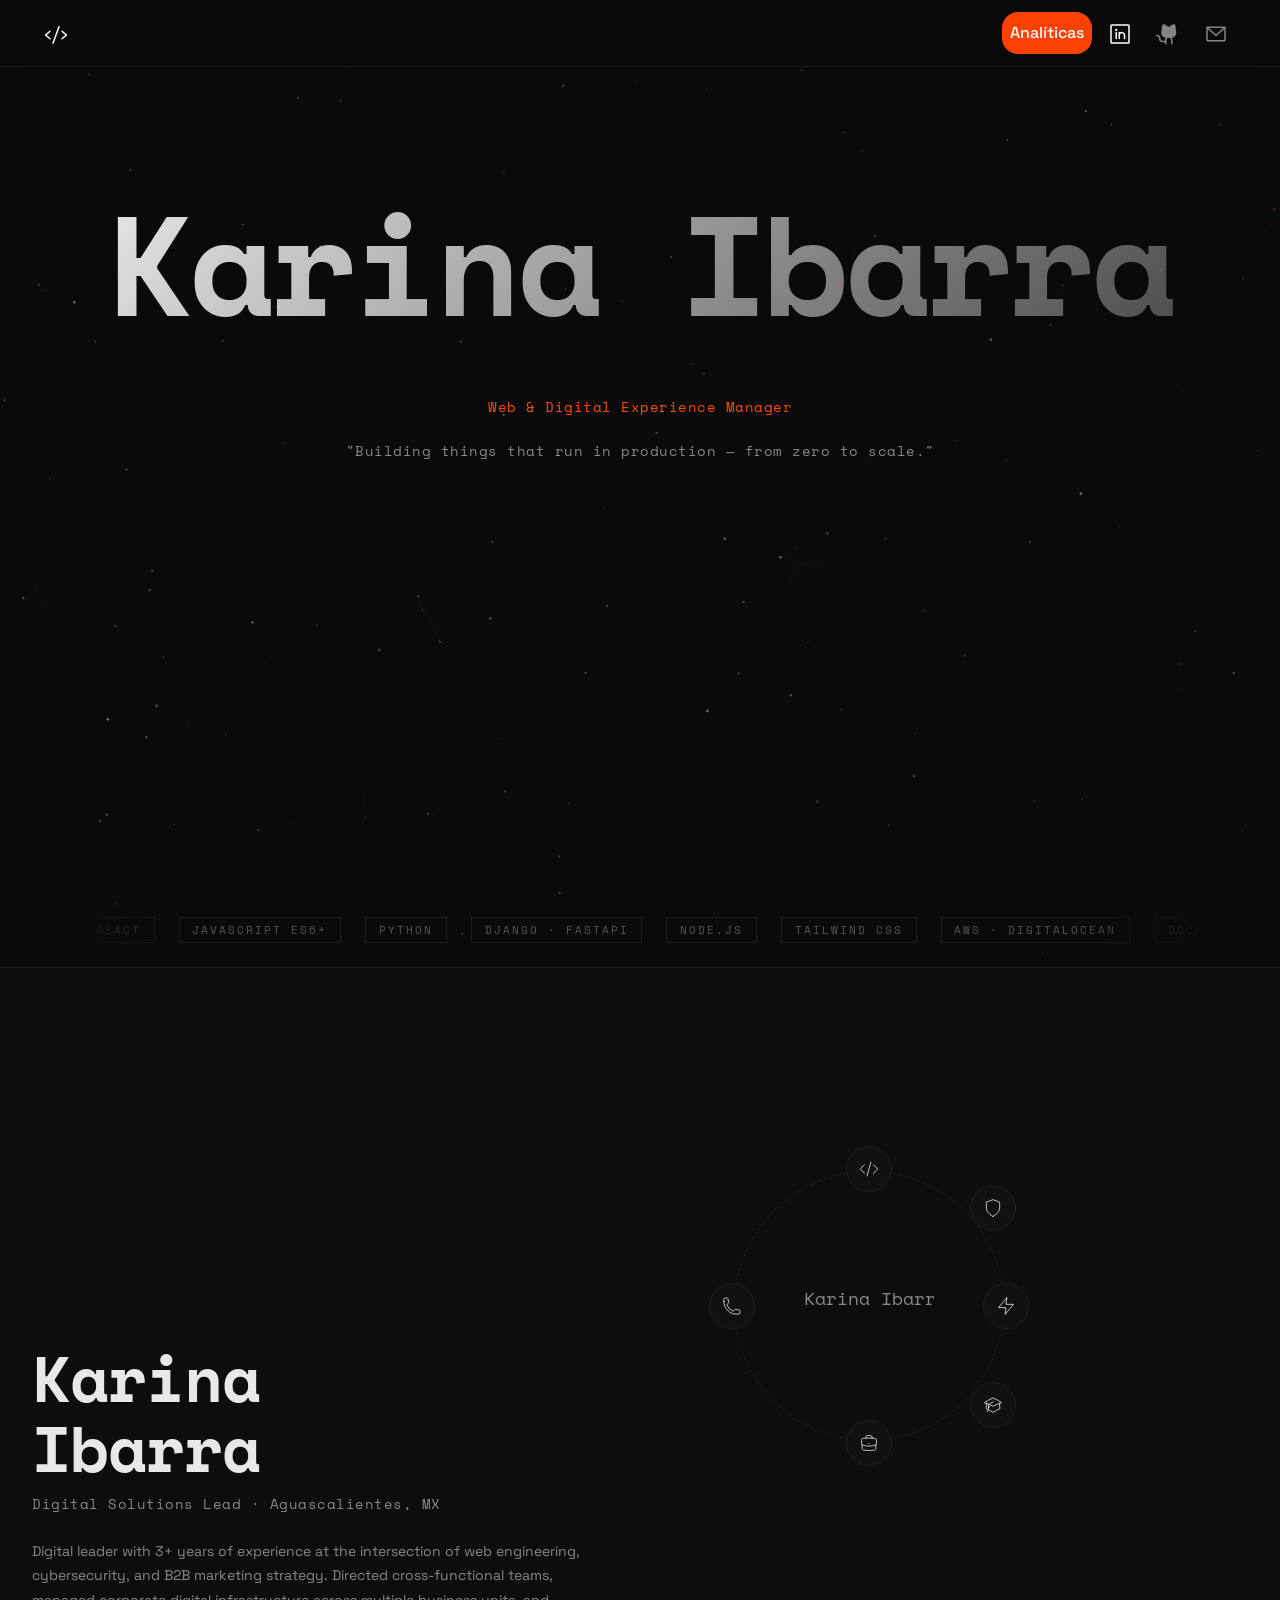
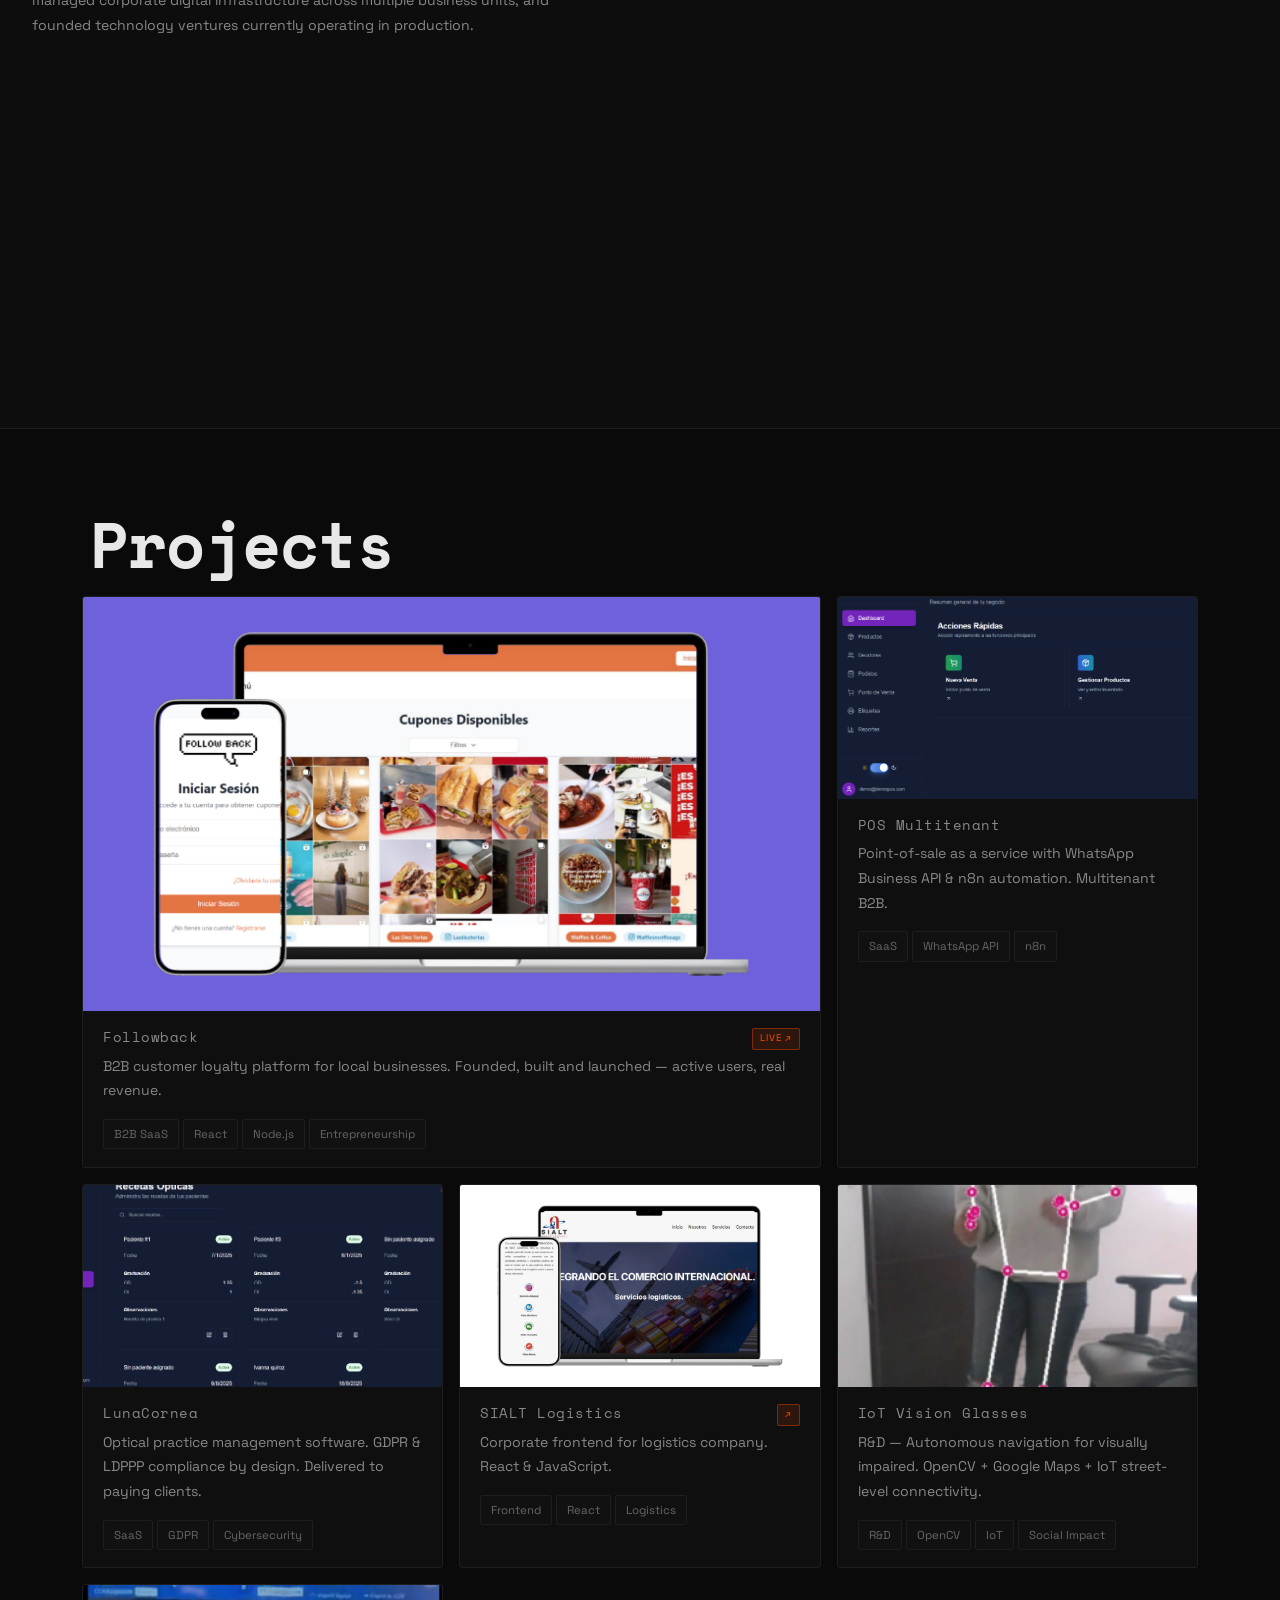
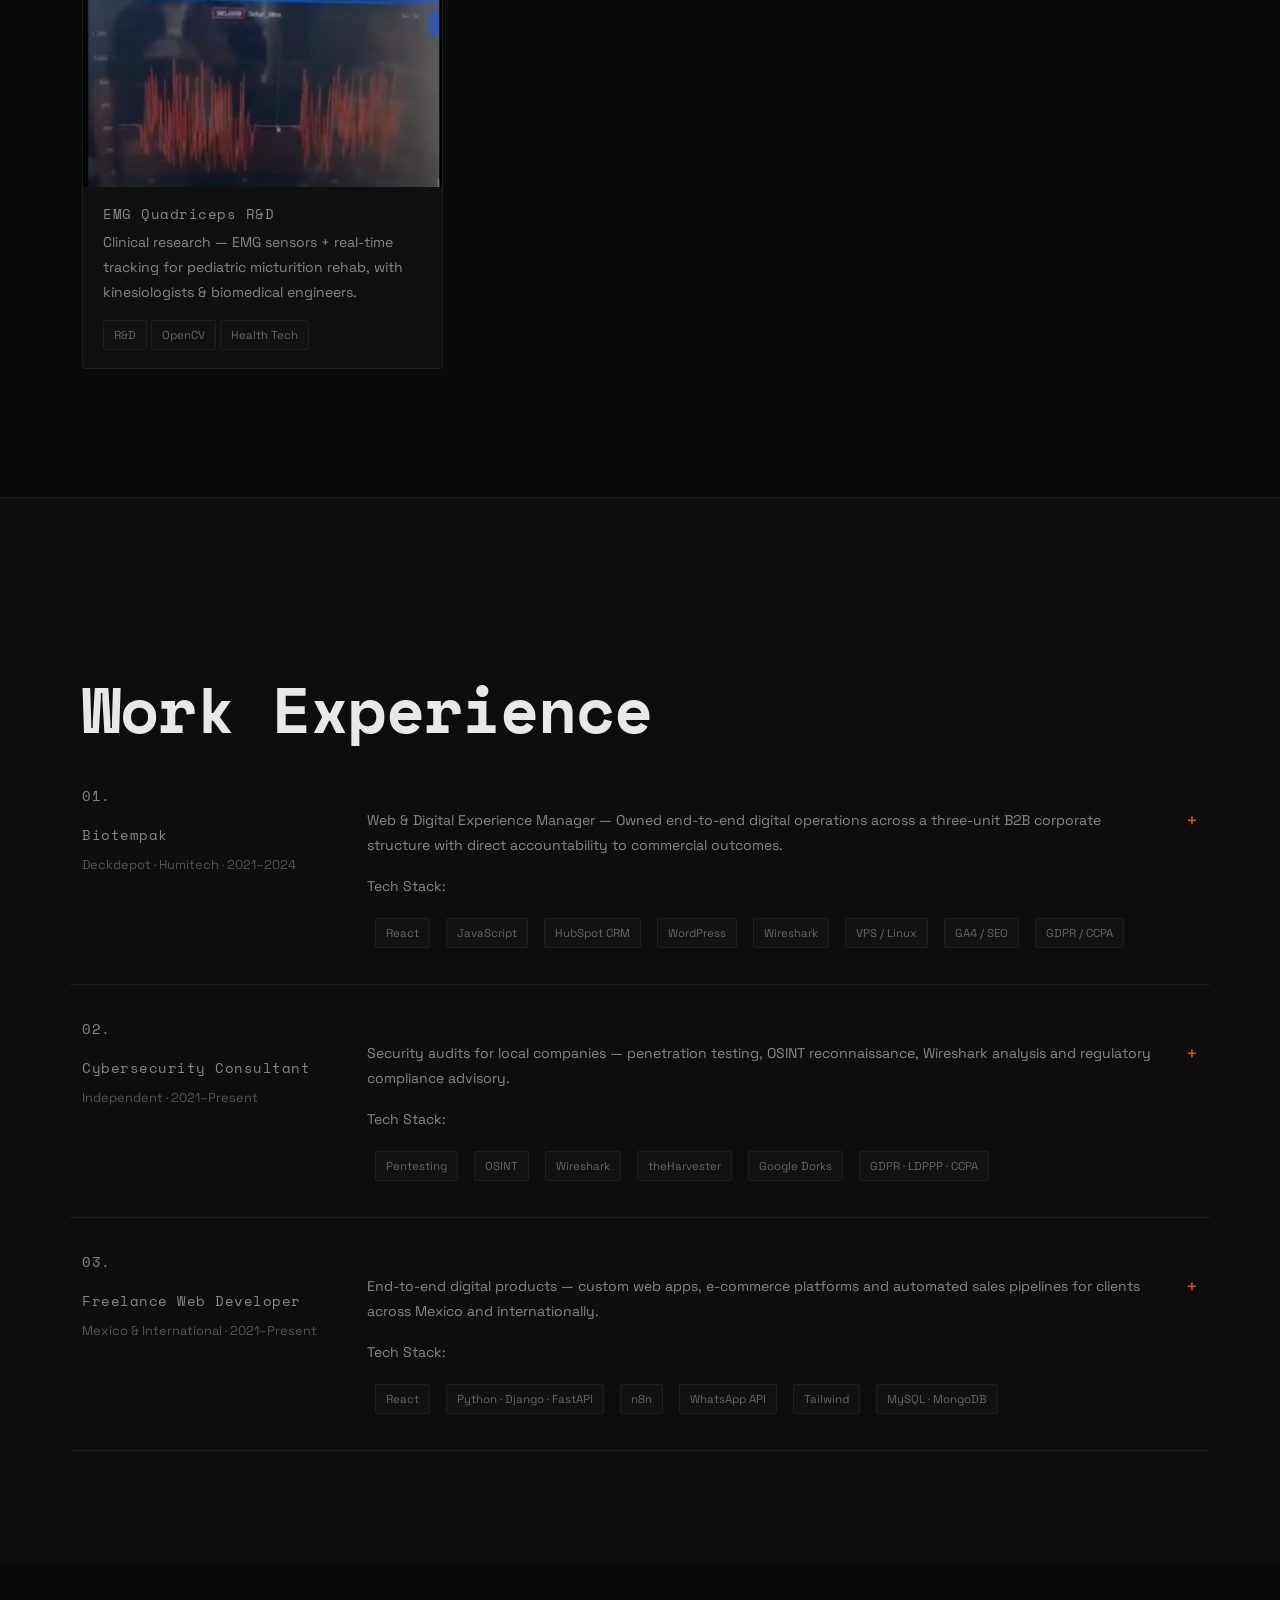
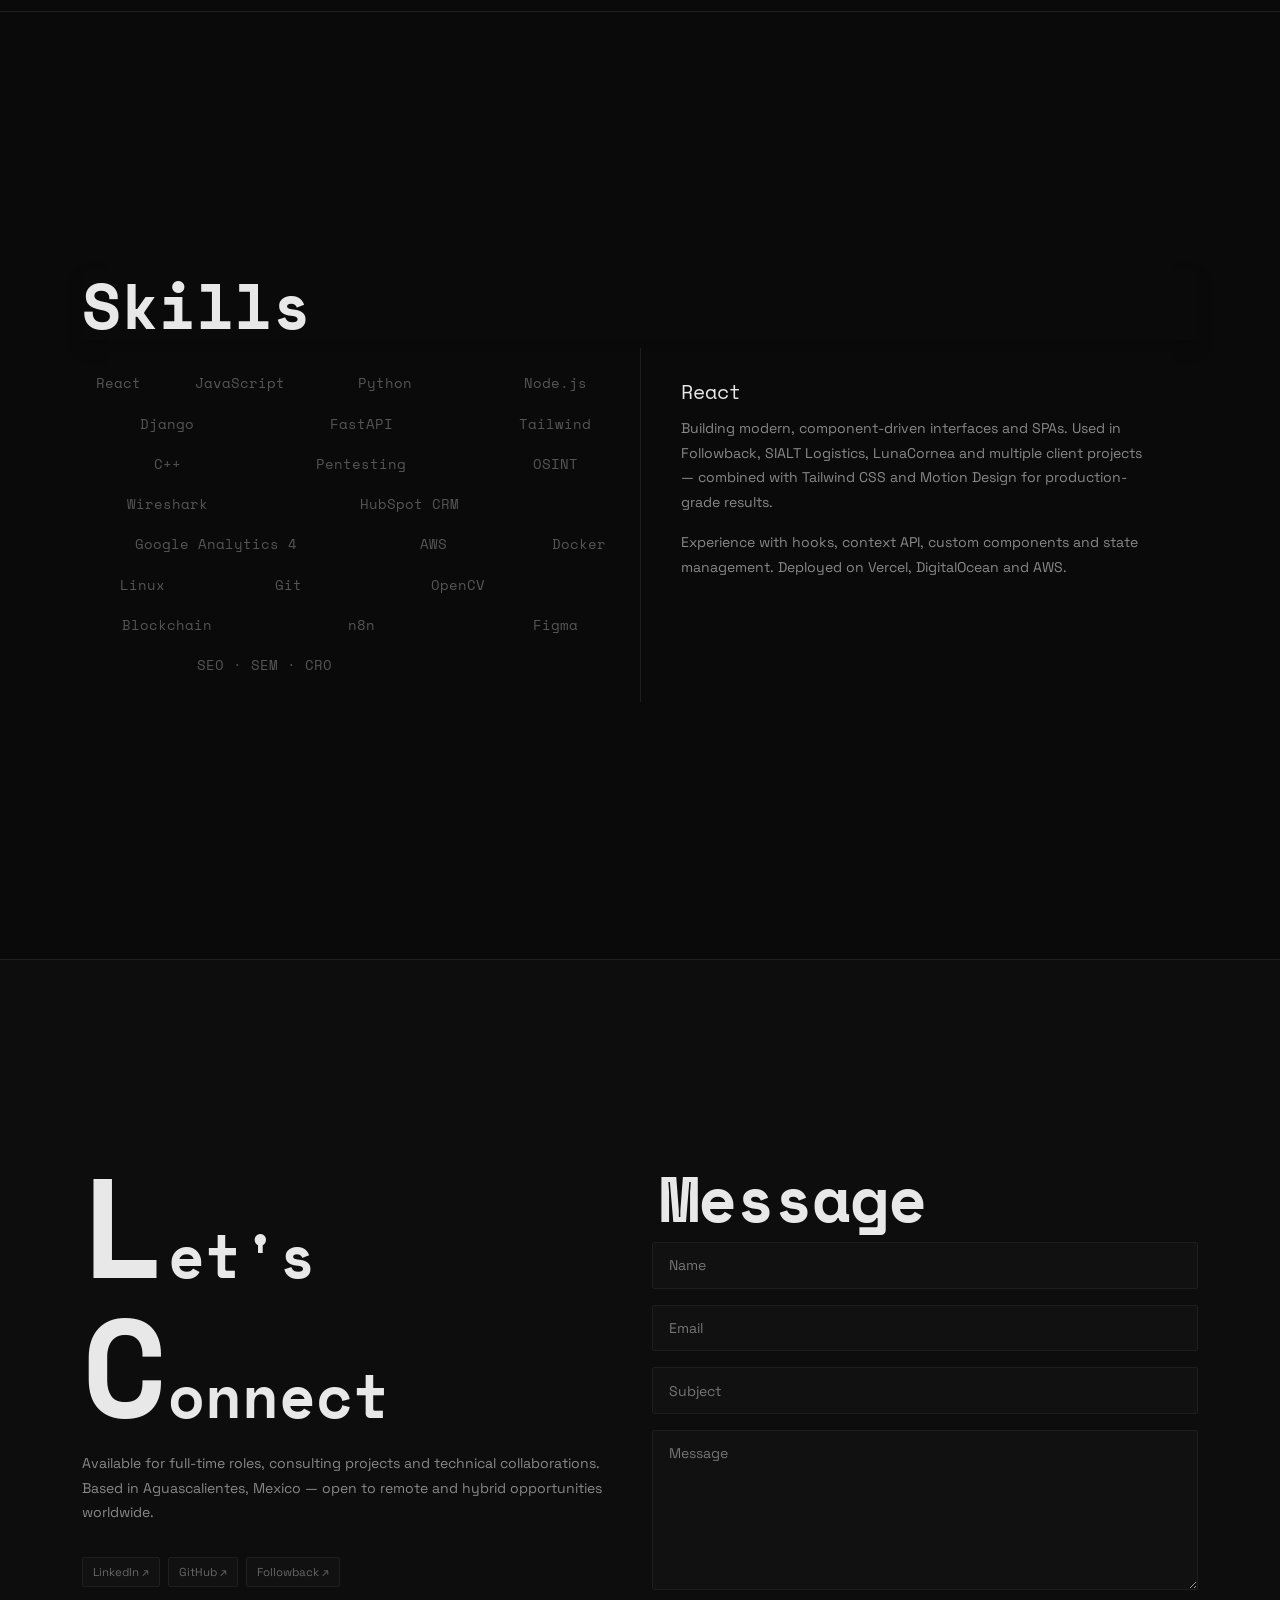
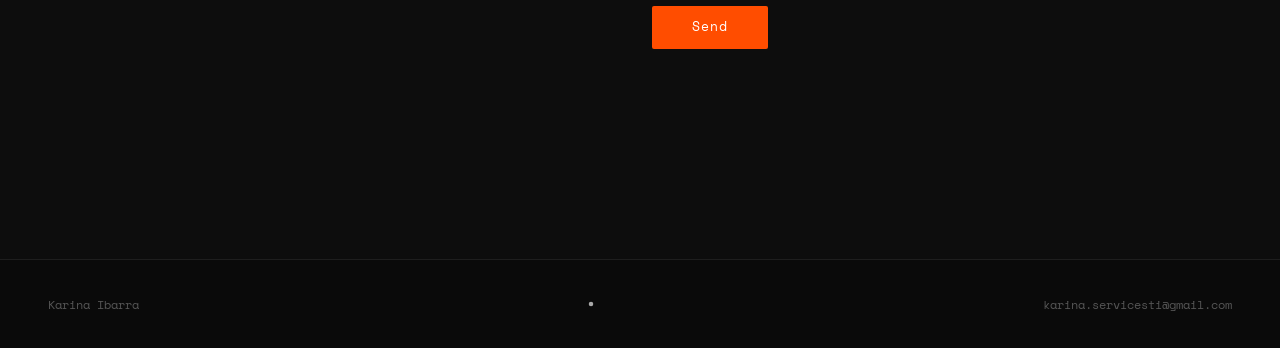
<file: index.html>
<!DOCTYPE html>
<html lang="en">
<head>
<meta charset="UTF-8">
<meta name="viewport" content="width=device-width, initial-scale=1.0">
<title>Karina Ibarra Morales</title>
<link href="https://cdn.jsdelivr.net/npm/bootstrap@5.3.3/dist/css/bootstrap.min.css" rel="stylesheet"
  integrity="sha384-QWTKZyjpPEjISv5WaRU9OFeRpok6YctnYmDr5pNlyT2bRjXh0JMhjY6hW+ALEwIH" crossorigin="anonymous">
<link rel="stylesheet" href="styles.css">
</head>
<body>

<!-- NAV -->
<section class="navsection sticky-top">
  <nav class="navbar navbar-expand-lg navbar-dark bg-blur">
    <div class="container-fluid">
      <a class="navbar-brand fw-bold" href="#">
        <svg xmlns="http://www.w3.org/2000/svg" width="24" height="24" fill="#FFFFFF" viewBox="0 0 256 256">
          <path d="M69.12,94.15,28.5,128l40.62,33.85a8,8,0,1,1-10.24,12.29l-48-40a8,8,0,0,1,0-12.29l48-40a8,8,0,0,1,10.24,12.3Zm176,27.7-48-40a8,8,0,1,0-10.24,12.3L227.5,128l-40.62,33.85a8,8,0,1,0,10.24,12.29l48-40a8,8,0,0,0,0-12.29ZM162.73,32.48a8,8,0,0,0-10.25,4.79l-64,176a8,8,0,0,0,4.79,10.26A8.14,8.14,0,0,0,96,224a8,8,0,0,0,7.52-5.27l64-176A8,8,0,0,0,162.73,32.48Z"/>
        </svg>
      </a>
      <ul class="navbar-nav d-flex flex-row justify-content-center mb-lg-0">
        <li class="nav-item ml-1">
          <a class="nav-link active me-2" href="kimo_dashboard.html" style="background: #FA4101; color: #fff; border-radius: 16px; padding: 6px 16px; font-weight: 500;">
            Analíticas
          </a>
        </li>
        <li class="nav-item ml-1">
          <a class="nav-link active me-2" href="https://linkedin.com/in/karina-ibarra-m" target="_blank" aria-label="LinkedIn">
            <svg xmlns="http://www.w3.org/2000/svg" width="24" height="24" fill="#FFFFFF" viewBox="0 0 256 256">
              <path d="M216,24H40A16,16,0,0,0,24,40V216a16,16,0,0,0,16,16H216a16,16,0,0,0,16-16V40A16,16,0,0,0,216,24Zm0,192H40V40H216V216ZM96,112v64a8,8,0,0,1-16,0V112a8,8,0,0,1,16,0Zm88,28v36a8,8,0,0,1-16,0V140a20,20,0,0,0-40,0v36a8,8,0,0,1-16,0V112a8,8,0,0,1,15.79-1.78A36,36,0,0,1,184,140ZM100,84A12,12,0,1,1,88,72,12,12,0,0,1,100,84Z"/>
            </svg>
          </a>
        </li>
        <li class="nav-item ml-1">
          <a class="nav-link me-2" href="https://github.com/KaraIbr" target="_blank" aria-label="GitHub">
            <svg xmlns="http://www.w3.org/2000/svg" width="24" height="24" fill="#FFFFFF" viewBox="0 0 256 256">
              <path d="M208.31,75.68A59.78,59.78,0,0,0,202.93,28,8,8,0,0,0,196,24a59.75,59.75,0,0,0-48,24H124A59.75,59.75,0,0,0,76,24a8,8,0,0,0-6.93,4,59.78,59.78,0,0,0-5.38,47.68A58.14,58.14,0,0,0,56,104v8a56.06,56.06,0,0,0,48.44,55.47A39.8,39.8,0,0,0,96,192v8H72a24,24,0,0,1-24-24A40,40,0,0,0,8,136a8,8,0,0,0,0,16,24,24,0,0,1,24,24,40,40,0,0,0,40,40H96v16a8,8,0,0,0,16,0V192a24,24,0,0,1,48,0v40a8,8,0,0,0,16,0V192a39.8,39.8,0,0,0-8.44-24.53A56.06,56.06,0,0,0,216,112v-8A58.14,58.14,0,0,0,208.31,75.68Z"/>
            </svg>
          </a>
        </li>
        <li class="nav-item ml-1">
          <a class="nav-link" href="mailto:karina.servicesti@gmail.com" aria-label="Email">
            <svg xmlns="http://www.w3.org/2000/svg" width="24" height="24" fill="#FFFFFF" viewBox="0 0 256 256">
              <path d="M224,48H32a8,8,0,0,0-8,8V192a16,16,0,0,0,16,16H216a16,16,0,0,0,16-16V56A8,8,0,0,0,224,48ZM203.43,64,128,133.15,52.57,64ZM216,192H40V74.19l82.59,75.71a8,8,0,0,0,10.82,0L216,74.19V192Z"/>
            </svg>
          </a>
        </li>
      </ul>
    </div>
  </nav>
</section>

<!-- HERO -->
<section class="heroSection d-flex flex-column full-vh">
  <canvas id="dustCanvas" style="z-index:0;"></canvas>
  <div class="full-vh d-flex flex-column">
    <h1 class="text-center herotitle">Karina Ibarra</h1>
    <h2 class="mt-5 text-center subtitleFont p-2 neutralFonts">Web & Digital Experience Manager</h2>
    <p class="text-center subtitleFont p-2">"Building things that run in production — from zero to scale."</p>
    <div class="marquee-container mt-auto container mb-lg-2 mb-5">
      <div class="marque-gradiant"></div>
      <div class="marquee-content">
        <span class="marqueeText">React</span>
        <span class="marqueeText">JavaScript ES6+</span>
        <span class="marqueeText">Python</span>
        <span class="marqueeText">Django · FastAPI</span>
        <span class="marqueeText">Node.js</span>
        <span class="marqueeText">Tailwind CSS</span>
        <span class="marqueeText">AWS · DigitalOcean</span>
        <span class="marqueeText">Docker</span>
        <span class="marqueeText">Pentesting</span>
        <span class="marqueeText">OSINT · Wireshark</span>
        <span class="marqueeText">HubSpot CRM</span>
        <span class="marqueeText">Google Analytics 4</span>
        <span class="marqueeText">Blockchain · Web3</span>
        <span class="marqueeText">OpenCV · AI</span>
        <span class="marqueeText">n8n · WhatsApp API</span>
        <span class="marqueeText">Git · Linux · VPS</span>
        <span class="marqueeText">React</span>
        <span class="marqueeText">JavaScript ES6+</span>
        <span class="marqueeText">Python</span>
        <span class="marqueeText">Django · FastAPI</span>
        <span class="marqueeText">Node.js</span>
        <span class="marqueeText">Tailwind CSS</span>
        <span class="marqueeText">AWS · DigitalOcean</span>
        <span class="marqueeText">Docker</span>
        <span class="marqueeText">Pentesting</span>
        <span class="marqueeText">OSINT · Wireshark</span>
        <span class="marqueeText">HubSpot CRM</span>
        <span class="marqueeText">Google Analytics 4</span>
        <span class="marqueeText">Blockchain · Web3</span>
        <span class="marqueeText">OpenCV · AI</span>
        <span class="marqueeText">n8n · WhatsApp API</span>
        <span class="marqueeText">Git · Linux · VPS</span>
      </div>
    </div>
  </div>
</section>

<!-- ABOUT -->
<section class="summary-details flex-col-wise w-100 full-vh">
  <section class="container full-vh row">
    <div class="displaycontentdiv col-lg-6 col-12 d-flex flex-column justify-content-center">
      <h1 id="tiitleWord" class="titleFont">Karina <br>Ibarra </h1>
      <p id="subtitleWord" class="subtitleFont">Digital Solutions Lead · Aguascalientes, MX</p>
      <div class="normalFont mt-2">
        <div id="paragraphLines" class="normalFont text-justify">
          Digital leader with 3+ years of experience at the intersection of web engineering, cybersecurity, and B2B marketing strategy. Directed cross-functional teams, managed corporate digital infrastructure across multiple business units, and founded technology ventures currently operating in production.
        </div>
        <div class="mt-3 d-flex flex-wrap gap-2">
        </div>
      </div>
    </div>
    <div class="col-lg-6 col-12 my-0 mt-md-5">
      <section class="container center_Div">
        <div class="circleContainer">
          <div id="center_circle">
            <div id="title">
              <div class="typewriter">
                <p id="heading" class="headingFont">Karina Ibarra</p>
              </div>
            </div>
            <div class="circle">
              <svg xmlns="http://www.w3.org/2000/svg" fill="none" viewBox="0 0 24 24" stroke-width="1.0" stroke="#e1e1e1" class="size-6"><path stroke-linecap="round" stroke-linejoin="round" d="M17.25 6.75 22.5 12l-5.25 5.25m-10.5 0L1.5 12l5.25-5.25m7.5-3-4.5 16.5"/></svg>
            </div>
            <div class="circle">
              <svg xmlns="http://www.w3.org/2000/svg" fill="none" viewBox="0 0 24 24" stroke-width="1.0" stroke="#e1e1e1" class="size-6"><path stroke-linecap="round" stroke-linejoin="round" d="M12 22s8-4 8-10V5l-8-3-8 3v7c0 6 8 10 8 10z"/></svg>
            </div>
            <div class="circle">
              <svg xmlns="http://www.w3.org/2000/svg" fill="none" viewBox="0 0 24 24" stroke-width="1.0" stroke="#e1e1e1" class="size-6"><path stroke-linecap="round" stroke-linejoin="round" d="M13 2L3 14h9l-1 8 10-12h-9l1-8z"/></svg>
            </div>
            <div class="circle">
              <svg xmlns="http://www.w3.org/2000/svg" fill="none" viewBox="0 0 24 24" stroke-width="1.0" stroke="#e1e1e1" class="size-6"><path stroke-linecap="round" stroke-linejoin="round" d="M4.26 10.147a60.438 60.438 0 0 0-.491 6.347A48.62 48.62 0 0 1 12 20.904a48.62 48.62 0 0 1 8.232-4.41 60.46 60.46 0 0 0-.491-6.347m-15.482 0a50.636 50.636 0 0 0-2.658-.813A59.906 59.906 0 0 1 12 3.493a59.903 59.903 0 0 1 10.399 5.84c-.896.248-1.783.52-2.658.814m-15.482 0A50.717 50.717 0 0 1 12 13.489a50.702 50.702 0 0 1 7.74-3.342M6.75 15a.75.75 0 1 0 0-1.5.75.75 0 0 0 0 1.5Zm0 0v-3.675A55.378 55.378 0 0 1 12 8.443m-7.007 11.55A5.981 5.981 0 0 0 6.75 15.75v-1.5"/></svg>
            </div>
            <div class="circle">
              <svg xmlns="http://www.w3.org/2000/svg" fill="none" viewBox="0 0 24 24" stroke-width="1.0" stroke="#e1e1e1" class="size-6"><path stroke-linecap="round" stroke-linejoin="round" d="M20.25 14.15v4.25c0 1.094-.787 2.036-1.872 2.18-2.087.277-4.216.42-6.378.42s-4.291-.143-6.378-.42c-1.085-.144-1.872-1.086-1.872-2.18v-4.25m16.5 0a2.18 2.18 0 0 0 .75-1.661V8.706c0-1.081-.768-2.015-1.837-2.175a48.114 48.114 0 0 0-3.413-.387m4.5 8.006c-.194.165-.42.295-.673.38A23.978 23.978 0 0 1 12 15.75c-2.648 0-5.195-.429-7.577-1.22a2.016 2.016 0 0 1-.673-.38m0 0A2.18 2.18 0 0 1 3 12.489V8.706c0-1.081.768-2.015 1.837-2.175a48.111 48.111 0 0 1 3.413-.387m7.5 0V5.25A2.25 2.25 0 0 0 13.5 3h-3a2.25 2.25 0 0 0-2.25 2.25v.894m7.5 0a48.667 48.667 0 0 0-7.5 0M12 12.75h.008v.008H12v-.008Z"/></svg>
            </div>
            <div class="circle">
              <svg xmlns="http://www.w3.org/2000/svg" fill="none" viewBox="0 0 24 24" stroke-width="1.0" stroke="#e1e1e1" class="size-6"><path stroke-linecap="round" stroke-linejoin="round" d="M2.25 6.75c0 8.284 6.716 15 15 15h2.25a2.25 2.25 0 0 0 2.25-2.25v-1.372c0-.516-.351-.966-.852-1.091l-4.423-1.106c-.44-.11-.902.055-1.173.417l-.97 1.293c-.282.376-.769.542-1.21.38a12.035 12.035 0 0 1-7.143-7.143c-.162-.441.004-.928.38-1.21l1.293-.97c.363-.271.527-.734.417-1.173L6.963 3.102a1.125 1.125 0 0 0-1.091-.852H4.5A2.25 2.25 0 0 0 2.25 4.5v2.25Z"/></svg>
            </div>
          </div>
        </div>
      </section>
    </div>
  </section>
</section>

<!-- PROJECTS -->
<section class="projects flex-col-wise full-vh">
  <div class="container flex-col-wise">
    <div class="projectContainer row g-3">
      <div class="col-lg-12 col-12">
        <span class="titleFont mx-2">Projects</span>
      </div>

      <div class="projectItem col-lg-8 col-12">
        <div class="card projectCard" onclick="window.open('https://followback.com.mx','_blank')">
          <div class="proj-img"><img src="images/followback.jpg" alt="Followback"></div>
          <div class="proj-body">
            <div class="d-flex justify-content-between align-items-start mb-1">
              <h3 class="subtitleFont mb-0">Followback</h3>
              <span class="proj-live">Live ↗</span>
            </div>
            <p class="normalFont">B2B customer loyalty platform for local businesses. Founded, built and launched — active users, real revenue.</p>
            <div class="d-flex flex-wrap gap-1 mt-2">
              <span class="bubbleData normalFont">B2B SaaS</span><span class="bubbleData normalFont">React</span><span class="bubbleData normalFont">Node.js</span><span class="bubbleData normalFont">Entrepreneurship</span>
            </div>
          </div>
        </div>
      </div>

      <div class="projectItem col-lg-4 col-6">
        <div class="card projectCard">
          <div class="proj-img"><img src="images/pos-multitenant.png" alt="POS"></div>
          <div class="proj-body">
            <h3 class="subtitleFont">POS Multitenant</h3>
            <p class="normalFont">Point-of-sale as a service with WhatsApp Business API & n8n automation. Multitenant B2B.</p>
            <div class="d-flex flex-wrap gap-1 mt-2">
              <span class="bubbleData normalFont">SaaS</span><span class="bubbleData normalFont">WhatsApp API</span><span class="bubbleData normalFont">n8n</span>
            </div>
          </div>
        </div>
      </div>

      <div class="projectItem col-lg-4 col-6">
        <div class="card projectCard">
          <div class="proj-img"><img src="images/lunacornea.png" alt="LunaCornea"></div>
          <div class="proj-body">
            <h3 class="subtitleFont">LunaCornea</h3>
            <p class="normalFont">Optical practice management software. GDPR & LDPPP compliance by design. Delivered to paying clients.</p>
            <div class="d-flex flex-wrap gap-1 mt-2">
              <span class="bubbleData normalFont">SaaS</span><span class="bubbleData normalFont">GDPR</span><span class="bubbleData normalFont">Cybersecurity</span>
            </div>
          </div>
        </div>
      </div>

      <div class="projectItem col-lg-4 col-6">
        <div class="card projectCard" onclick="window.open('https://sialtlogistics.com','_blank')">
          <div class="proj-img proj-img-placeholder"><img src="images/Sialt.jpg" alt="sialt"></div>
          <div class="proj-body">
            <div class="d-flex justify-content-between align-items-start mb-1">
              <h3 class="subtitleFont mb-0">SIALT Logistics</h3>
              <span class="proj-live">↗</span>
            </div>
            <p class="normalFont">Corporate frontend for logistics company. React & JavaScript.</p>
            <div class="d-flex flex-wrap gap-1 mt-2">
              <span class="bubbleData normalFont">Frontend</span><span class="bubbleData normalFont">React</span><span class="bubbleData normalFont">Logistics</span>
            </div>
          </div>
        </div>
      </div>

      <div class="projectItem col-lg-4 col-6">
        <div class="card projectCard">
          <div class="proj-img"><img src="images/iot-vision.png" alt="IoT Vision Glasses"></div>
          <div class="proj-body">
            <h3 class="subtitleFont">IoT Vision Glasses</h3>
            <p class="normalFont">R&D — Autonomous navigation for visually impaired. OpenCV + Google Maps + IoT street-level connectivity.</p>
            <div class="d-flex flex-wrap gap-1 mt-2">
              <span class="bubbleData normalFont">R&D</span><span class="bubbleData normalFont">OpenCV</span><span class="bubbleData normalFont">IoT</span><span class="bubbleData normalFont">Social Impact</span>
            </div>
          </div>
        </div>
      </div>

      <div class="projectItem col-lg-4 col-6">
        <div class="card projectCard">
          <div class="proj-img"><img src="images/emg-signal.png" alt="EMG Research"></div>
          <div class="proj-body">
            <h3 class="subtitleFont">EMG Quadriceps R&D</h3>
            <p class="normalFont">Clinical research — EMG sensors + real-time tracking for pediatric micturition rehab, with kinesiologists & biomedical engineers.</p>
            <div class="d-flex flex-wrap gap-1 mt-2">
              <span class="bubbleData normalFont">R&D</span><span class="bubbleData normalFont">OpenCV</span><span class="bubbleData normalFont">Health Tech</span>
            </div>
          </div>
        </div>
      </div>

    </div>
  </div>
</section>

<!-- EXPERIENCE -->
<section class="experienceSection flex-col-wise full-vh mt-5">
  <div class="container d-flex flex-column justify-content-center mt-5">
    <h1 class="titleFont text-left mt-5">Work Experience</h1>
    <div class="experience">

      <div class="experienceCard row">
        <div class="col-lg-3 col-12">
          <p class="subtitleFont">01.</p>
          <p class="subtitleFont">Biotempak</p>
          <p class="normalFont exp-company">Deckdepot · Humitech · 2021–2024</p>
        </div>
        <div class="col-lg-9 col-12">
          <p class="collapsible normalFont pt-4">Web & Digital Experience Manager — Owned end-to-end digital operations across a three-unit B2B corporate structure with direct accountability to commercial outcomes.</p>
          <div class="content normalFont">
            <p>Held full accountability for digital operations across a three-unit corporate structure — leading web strategy, security infrastructure, MarTech stack and cross-functional team leadership. Detected and neutralized a live security breach — forensic audit, malware eradication, VPS rebuild and full vulnerability remediation. Re-engineered CRM and ERP at source-code level, automating workflows and compressing the full B2B sales cycle. Deployed audience-segmented web experiences, landing pages and campaign assets driving pipeline growth, lead generation and organic traffic improvement.</p>
          </div>
          <p class="normalFont">Tech Stack:</p>
          <div class="d-flex flex-row flex-wrap">
            <span class="bubbleData normalFont mx-2 my-1">React</span>
            <span class="bubbleData normalFont mx-2 my-1">JavaScript</span>
            <span class="bubbleData normalFont mx-2 my-1">HubSpot CRM</span>
            <span class="bubbleData normalFont mx-2 my-1">WordPress</span>
            <span class="bubbleData normalFont mx-2 my-1">Wireshark</span>
            <span class="bubbleData normalFont mx-2 my-1">VPS / Linux</span>
            <span class="bubbleData normalFont mx-2 my-1">GA4 / SEO</span>
            <span class="bubbleData normalFont mx-2 my-1">GDPR / CCPA</span>
          </div>
        </div>
      </div>

      <div class="experienceCard row mt-4">
        <div class="col-lg-3 col-12">
          <p class="subtitleFont">02.</p>
          <p class="subtitleFont">Cybersecurity Consultant</p>
          <p class="normalFont exp-company">Independent · 2021–Present</p>
        </div>
        <div class="col-lg-9 col-12">
          <p class="collapsible normalFont pt-4">Security audits for local companies — penetration testing, OSINT reconnaissance, Wireshark analysis and regulatory compliance advisory.</p>
          <div class="content normalFont">
            <p>Retained by local companies to assess and harden their digital security posture — bringing enterprise-grade methodology to organizations without dedicated security infrastructure. Executed end-to-end security audits including penetration testing, vulnerability mapping, network traffic analysis via Wireshark, and threat reconnaissance using theHarvester and Google Dorks. Delivered prioritized remediation roadmaps and advised on GDPR, LDPPP and CCPA compliance.</p>
          </div>
          <p class="normalFont">Tech Stack:</p>
          <div class="d-flex flex-row flex-wrap">
            <span class="bubbleData normalFont mx-2 my-1">Pentesting</span>
            <span class="bubbleData normalFont mx-2 my-1">OSINT</span>
            <span class="bubbleData normalFont mx-2 my-1">Wireshark</span>
            <span class="bubbleData normalFont mx-2 my-1">theHarvester</span>
            <span class="bubbleData normalFont mx-2 my-1">Google Dorks</span>
            <span class="bubbleData normalFont mx-2 my-1">GDPR · LDPPP · CCPA</span>
          </div>
        </div>
      </div>

      <div class="experienceCard row mt-4">
        <div class="col-lg-3 col-12">
          <p class="subtitleFont">03.</p>
          <p class="subtitleFont">Freelance Web Developer</p>
          <p class="normalFont exp-company">Mexico & International · 2021–Present</p>
        </div>
        <div class="col-lg-9 col-12">
          <p class="collapsible normalFont pt-4">End-to-end digital products — custom web apps, e-commerce platforms and automated sales pipelines for clients across Mexico and internationally.</p>
          <div class="content normalFont">
            <p>Designed and delivered custom web applications, e-commerce platforms and landing pages for local and international clients. Engineered CRM integrations and automated sales pipelines via n8n and WhatsApp Business API. Developed backend APIs with Django and FastAPI, and modern frontend interfaces with React, Tailwind and Motion Design. Managed full project lifecycle from commercial negotiation through deployment and post-launch optimization.</p>
          </div>
          <p class="normalFont">Tech Stack:</p>
          <div class="d-flex flex-row flex-wrap">
            <span class="bubbleData normalFont mx-2 my-1">React</span>
            <span class="bubbleData normalFont mx-2 my-1">Python · Django · FastAPI</span>
            <span class="bubbleData normalFont mx-2 my-1">n8n</span>
            <span class="bubbleData normalFont mx-2 my-1">WhatsApp API</span>
            <span class="bubbleData normalFont mx-2 my-1">Tailwind</span>
            <span class="bubbleData normalFont mx-2 my-1">MySQL · MongoDB</span>
          </div>
        </div>
      </div>

    </div>
  </div>
</section>

<!-- SKILLS -->
<section class="skills flex-col-wise full-vh mt-5">
  <div class="container">
    <h1 class="mt-5 titleFont text-left shadow">Skills</h1>
    <div class="row p-0 m-0">
      <div class="skillsContainer text-center col-lg-6 col-12">
        <div class="row">
          <div class="col-lg-2 col-4 p-0"><p class="skillpara" data-content="React">React</p></div>
          <div class="col-lg-3 col-4 p-0"><p class="skillpara" data-content="JavaScript">JavaScript</p></div>
          <div class="col-lg-3 col-4 p-0"><p class="skillpara" data-content="Python">Python</p></div>
          <div class="col-lg-4 col-6 p-0"><p class="skillpara" data-content="Node.js">Node.js</p></div>
          <div class="col-lg-4 col-6 p-0"><p class="skillpara" data-content="Django">Django</p></div>
          <div class="col-lg-4 col-4 p-0"><p class="skillpara" data-content="FastAPI">FastAPI</p></div>
          <div class="col-lg-4 col-4 p-0"><p class="skillpara" data-content="Tailwind">Tailwind</p></div>
          <div class="col-lg-4 col-4 p-0"><p class="skillpara" data-content="C++">C++</p></div>
          <div class="col-lg-4 col-6 p-0"><p class="skillpara" data-content="Pentesting">Pentesting</p></div>
          <div class="col-lg-4 col-6 p-0"><p class="skillpara" data-content="OSINT">OSINT</p></div>
          <div class="col-lg-4 col-6 p-0"><p class="skillpara" data-content="Wireshark">Wireshark</p></div>
          <div class="col-lg-6 col-6 p-0"><p class="skillpara" data-content="HubSpot">HubSpot CRM</p></div>
          <div class="col-lg-6 col-6 p-0"><p class="skillpara" data-content="GA4">Google Analytics 4</p></div>
          <div class="col-lg-3 col-4 p-0"><p class="skillpara" data-content="AWS">AWS</p></div>
          <div class="col-lg-3 col-4 p-0"><p class="skillpara" data-content="Docker">Docker</p></div>
          <div class="col-lg-3 col-4 p-0"><p class="skillpara" data-content="Linux">Linux</p></div>
          <div class="col-lg-3 col-4 p-0"><p class="skillpara" data-content="Git">Git</p></div>
          <div class="col-lg-4 col-6 p-0"><p class="skillpara" data-content="OpenCV">OpenCV</p></div>
          <div class="col-lg-4 col-6 p-0"><p class="skillpara" data-content="Blockchain">Blockchain</p></div>
          <div class="col-lg-4 col-4 p-0"><p class="skillpara" data-content="n8n">n8n</p></div>
          <div class="col-lg-4 col-4 p-0"><p class="skillpara" data-content="Figma">Figma</p></div>
          <div class="col-lg-8 col-4 p-0"><p class="skillpara" data-content="SEO">SEO · SEM · CRO</p></div>
        </div>
      </div>
      <div class="skillsDiscription col-lg-6 col-12">
        <div class="main-content active p-2" id="mainContent">
          <h3>React</h3>
          <p class="normalFont text-justify">Building modern, component-driven interfaces and SPAs. Used in Followback, SIALT Logistics, LunaCornea and multiple client projects — combined with Tailwind CSS and Motion Design for production-grade results.</p>
          <p class="normalFont text-justify">Experience with hooks, context API, custom components and state management. Deployed on Vercel, DigitalOcean and AWS.</p>
        </div>
      </div>
    </div>
  </div>
</section>

<!-- CONNECT -->
<section class="connect flex-col-wise full-vh mt-5">
  <div class="container">
    <div class="row d-flex align-items-between">
      <div class="col-lg-6 col-12 connectMessage d-flex flex-column">
        <div>
          <span style="font-size:140px;line-height:140px;">L</span><span style="font-size:60px;">et's </span>
          <br>
          <span style="font-size:140px;line-height:140px;">C</span><span style="font-size:60px;">onnect</span>
        </div>
        <p class="normalFont mt-3">Available for full-time roles, consulting projects and technical collaborations. Based in Aguascalientes, Mexico — open to remote and hybrid opportunities worldwide.</p>
        <div class="mt-3 d-flex flex-wrap gap-2">
          <a href="https://linkedin.com/in/karina-ibarra-m" target="_blank" class="bubbleData normalFont" style="text-decoration:none;">LinkedIn ↗</a>
          <a href="https://github.com/KaraIbr" target="_blank" class="bubbleData normalFont" style="text-decoration:none;">GitHub ↗</a>
          <a href="https://followback.com.mx" target="_blank" class="bubbleData normalFont" style="text-decoration:none;">Followback ↗</a>
        </div>
      </div>
      <div class="col-lg-6 col-12">
  <p class="titleFont mx-2 my-2">Message</p>
  <form
    action="https://formspree.io/f/xlgpoyjq"
    method="POST"
    id="contactForm"
    class="row gap-2 contactForm"
  >
    <div class="contactForm col-12">
      <input name="Name" type="text" placeholder="Name" required>
    </div>
    <div class="col-12">
      <input name="email" type="email" placeholder="Email" required>
    </div>
    <div class="col-12">
      <input name="Subject" type="text" placeholder="Subject">
    </div>
    <div class="col-12">
      <textarea name="message" placeholder="Message" rows="6" cols="50" required></textarea>
    </div>
    <div class="col-12">
      <button type="submit">Send</button>
      <p id="form-status" style="font-size:0.8rem;color:#888;margin-top:8px;"></p>
    </div>
  </form>
</div>
    </div>
  </div>
</section>

<footer class="flex-row-wise">
  <a href="#">Karina Ibarra </a>
  <span>
    <svg xmlns="http://www.w3.org/2000/svg" width="48" height="48" fill="#a8a8a8" viewBox="0 0 256 256">
      <path d="M140,128a12,12,0,1,1-12-12A12,12,0,0,1,140,128Z"/>
    </svg>
  </span>
  <a href="mailto:karina.servicesti@gmail.com">karina.servicesti@gmail.com</a>
</footer>

<script src="hero.js"></script>
<script src="collapse.js"></script>
<script type="module" src="skills.js"></script>
<script src="script.js"></script>
<script>
function sendMsg() {
  const n = document.getElementById('Name').value;
  const e = document.getElementById('Email').value;
  const s = document.getElementById('Subject').value;
  const m = document.getElementById('Message').value;
  if (!n || !e || !m) { alert('Please fill in name, email and message.'); return; }
  window.location.href = `mailto:karina.servicesti@gmail.com?subject=${encodeURIComponent(s || 'Portfolio Contact')}&body=${encodeURIComponent('From: '+n+'\nEmail: '+e+'\n\n'+m)}`;
}
</script>
<script src="https://cdn.jsdelivr.net/npm/bootstrap@5.3.3/dist/js/bootstrap.bundle.min.js"
  integrity="sha384-YvpcrYf0tY3lHB60NNkmXc5s9fDVZLESaAA55NDzOxhy9GkcIdslK1eN7N6jIeHz" crossorigin="anonymous"></script>
</body>
</html>
</file>
<file: styles.css>
@import url('https://fonts.googleapis.com/css2?family=Space+Grotesk:wght@300;400;500;600;700&family=Space+Mono:ital,wght@0,400;0,700;1,400&display=swap');

*, *::before, *::after { box-sizing: border-box; margin: 0; padding: 0; }
html { scroll-behavior: smooth; }

body {
  background-color: #0a0a0a;
  color: #e8e8e8;
  font-family: 'Space Grotesk', sans-serif;
  font-size: 16px;
  line-height: 1.6;
  overflow-x: hidden;
}

::-webkit-scrollbar { width: 3px; }
::-webkit-scrollbar-track { background: #0a0a0a; }
::-webkit-scrollbar-thumb { background: #ff4d00; }

/* NAV */
.navsection { z-index: 1000; }
.bg-blur {
  background: rgba(10,10,10,0.9) !important;
  backdrop-filter: blur(16px);
  border-bottom: 1px solid #1e1e1e;
  padding: 0.75rem 2rem;
}
.navbar-brand { transition: opacity 0.2s; }
.navbar-brand:hover { opacity: 0.7; }
.nav-link { opacity: 0.5; transition: opacity 0.2s !important; padding: 0.5rem !important; }
.nav-link:hover, .nav-link.active { opacity: 1 !important; }

/* LAYOUT */
.full-vh { min-height: 100vh; }
.flex-col-wise { display: flex; flex-direction: column; justify-content: center; }
.flex-row-wise { display: flex; flex-direction: row; justify-content: space-between; align-items: center; }
.displaycontentdiv { padding: 2rem 0; }

/* TYPOGRAPHY */
.titleFont {
  font-family: 'Space Mono', monospace;
  font-size: clamp(2rem, 5vw, 4rem);
  font-weight: 700;
  letter-spacing: -1px;
  line-height: 1.1;
  color: #e8e8e8;
}
.subtitleFont {
  font-family: 'Space Mono', monospace;
  font-size: clamp(0.7rem, 1.5vw, 0.9rem);
  color: #888;
  letter-spacing: 0.5px;
}
.headingFont {
  font-family: 'Space Mono', monospace;
  font-size: clamp(0.8rem, 1.5vw, 1.1rem);
  color: #888;
  text-align: center;
}
.normalFont { font-size: 0.88rem; color: #888; line-height: 1.75; }
.neutralFonts { color: #ff4d00 !important; }
.exp-company { color: #555 !important; font-size: 0.8rem; margin-top: -0.5rem; }

/* HERO */
.heroSection {
  position: relative;
  background: #0a0a0a;
  padding: 0 2rem;
}
#dustCanvas {
  position: absolute; top: 0; left: 0;
  width: 100%; height: 100%;
  pointer-events: none;
}
.herotitle {
  font-family: 'Space Mono', monospace;
  font-size: clamp(3rem, 11vw, 10rem);
  font-weight: 700;
  letter-spacing: -4px;
  line-height: 1;
  padding-top: clamp(4rem, 14vh, 9rem);
  background: linear-gradient(135deg, #ffffff 0%, #444 100%);
  -webkit-background-clip: text;
  -webkit-text-fill-color: transparent;
  background-clip: text;
}

/* MARQUEE */
.marquee-container { position: relative; overflow: hidden; width: 100%; }
.marque-gradiant {
  position: absolute; top: 0; left: 0; right: 0; bottom: 0;
  background: linear-gradient(90deg, #0a0a0a 0%, transparent 12%, transparent 88%, #0a0a0a 100%);
  z-index: 2; pointer-events: none;
}
.marquee-content {
  display: flex; width: max-content;
  animation: marquee 35s linear infinite;
  gap: 1.5rem; padding: 1rem 0;
}
.marquee-content:hover { animation-play-state: paused; }
@keyframes marquee {
  0% { transform: translateX(0); }
  100% { transform: translateX(-50%); }
}
.marqueeText {
  font-family: 'Space Mono', monospace;
  font-size: 0.7rem; color: #555;
  letter-spacing: 2px; text-transform: uppercase;
  white-space: nowrap; padding: 0.2rem 0.8rem;
  border: 1px solid #1e1e1e;
  transition: color 0.2s, border-color 0.2s;
}
.marqueeText:hover { color: #ff4d00; border-color: #ff4d00; }

/* ABOUT SECTION */
.summary-details {
  padding: 5rem 2rem;
  background: #0d0d0d;
  border-top: 1px solid #1e1e1e;
  border-bottom: 1px solid #1e1e1e;
}

/* CIRCLE */
.center_Div { display: flex; align-items: center; justify-content: center; min-height: 420px; }
.circleContainer { position: relative; width: 320px; height: 320px; }
#center_circle { position: relative; width: 100%; height: 100%; }
#center_circle::before {
  content: ''; position: absolute; top: 50%; left: 50%;
  width: 270px; height: 270px;
  border: 1px dashed #1e1e1e; border-radius: 50%;
  transform: translate(-50%, -50%);
  animation: spin 25s linear infinite;
}
@keyframes spin {
  from { transform: translate(-50%, -50%) rotate(0deg); }
  to { transform: translate(-50%, -50%) rotate(360deg); }
}
#title { position: absolute; top: 50%; left: 50%; transform: translate(-50%, -50%); z-index: 10; text-align: center; width: 130px; }
.typewriter { overflow: hidden; white-space: nowrap; animation: typing 4s steps(14, end) infinite alternate; }
@keyframes typing { from { width: 0; } to { width: 100%; } }

.circle {
  position: absolute; width: 46px; height: 46px; border-radius: 50%;
  background: #111; border: 1px solid #1e1e1e;
  display: flex; align-items: center; justify-content: center;
  transition: border-color 0.3s, background 0.3s;
}
.circle:hover { border-color: #ff4d00; background: rgba(255,77,0,0.08); }
.circle svg { width: 20px; height: 20px; }
.circle:nth-child(2) { top: 0; left: 50%; transform: translateX(-50%); }
.circle:nth-child(3) { top: 12%; right: 4%; }
.circle:nth-child(4) { top: 50%; right: 0; transform: translateY(-50%); }
.circle:nth-child(5) { bottom: 12%; right: 4%; }
.circle:nth-child(6) { bottom: 0; left: 50%; transform: translateX(-50%); }
.circle:nth-child(7) { top: 50%; left: 0; transform: translateY(-50%); }
.circle:nth-child(8) { top: 12%; left: 4%; }

/* BUBBLE TAGS */
.bubbleData {
  background: #111; border: 1px solid #1e1e1e; border-radius: 2px;
  padding: 4px 10px; font-size: 0.72rem; color: #666;
  transition: border-color 0.2s, color 0.2s; display: inline-block;
}
.bubbleData:hover { border-color: #ff4d00; color: #ff4d00; }

/* PROJECTS */
.projects { padding: 5rem 2rem; background: #0a0a0a; }
.projectItem { cursor: pointer; }
.projectCard {
  background: #0f0f0f !important; border: 1px solid #1e1e1e !important;
  border-radius: 3px !important; overflow: hidden;
  transition: border-color 0.3s, transform 0.3s; height: 100%; color: #e8e8e8;
}
.projectCard:hover { border-color: #ff4d00 !important; transform: translateY(-4px); }
.proj-img {
  width: 100%; aspect-ratio: 16/9; overflow: hidden;
  background: #151515; display: flex; align-items: center; justify-content: center;
}
.proj-img img { width: 100%; height: 100%; object-fit: cover; filter: grayscale(15%); transition: filter 0.3s, transform 0.4s; display: block; }
.projectCard:hover .proj-img img { filter: grayscale(0%); transform: scale(1.04); }
.proj-img-placeholder { font-family: 'Space Mono', monospace; font-size: 0.65rem; letter-spacing: 1.5px; text-transform: uppercase; color: #333; }
.proj-body { padding: 1.1rem 1.25rem; }
.proj-live {
  font-size: 0.6rem; letter-spacing: 1px; text-transform: uppercase;
  background: rgba(255,77,0,0.12); color: #ff4d00;
  border: 1px solid rgba(255,77,0,0.4); padding: 2px 7px; border-radius: 2px;
}

/* EXPERIENCE */
.experienceSection { background: #0d0d0d; padding: 5rem 2rem; border-top: 1px solid #1e1e1e; }
.experience { margin-top: 2rem; }
.experienceCard { border-bottom: 1px solid #1e1e1e; padding-bottom: 2rem; margin-bottom: 2rem; }
.collapsible { cursor: pointer; position: relative; padding-right: 2rem; }
.collapsible::after { content: '+'; position: absolute; right: 0; top: 50%; transform: translateY(-50%); color: #ff4d00; font-size: 1.2rem; transition: transform 0.3s; }
.collapsible.open::after { transform: translateY(-50%) rotate(45deg); }
.content { max-height: 0; overflow: hidden; transition: max-height 0.4s ease; }
.content.show { max-height: 600px; }
.content p { margin-top: 0.75rem; }

/* SKILLS */
.skills { background: #0a0a0a; padding: 5rem 2rem; border-top: 1px solid #1e1e1e; }
.skillsContainer { padding: 1rem 0; }
.skillpara {
  font-family: 'Space Mono', monospace; font-size: clamp(0.65rem, 1.8vw, 0.88rem);
  color: #555; cursor: pointer; padding: 0.4rem 0.2rem;
  transition: color 0.2s; border-bottom: 1px solid transparent; margin: 2px;
}
.skillpara:hover, .skillpara.active { color: #ff4d00; border-bottom-color: #ff4d00; }
.skillsDiscription { padding: 1.5rem 2rem; border-left: 1px solid #1e1e1e; }
.main-content h3 { font-family: 'Space Mono', monospace; font-size: 1.25rem; color: #e8e8e8; margin-bottom: 0.75rem; }

/* CONNECT */
.connect { background: #0d0d0d; padding: 5rem 2rem; border-top: 1px solid #1e1e1e; }
.connectMessage span { font-family: 'Space Mono', monospace; font-weight: 700; color: #e8e8e8; line-height: 1; }
.contactForm input,
.contactForm textarea {
  width: 100%; background: #111; border: 1px solid #1e1e1e;
  color: #e8e8e8; padding: 0.7rem 1rem;
  font-family: 'Space Grotesk', sans-serif; font-size: 0.88rem;
  border-radius: 2px; outline: none;
  transition: border-color 0.2s; margin-bottom: 0.5rem; display: block;
}
.contactForm input:focus, .contactForm textarea:focus { border-color: #ff4d00; }
.contactForm button {
  background: #ff4d00; color: white; border: none;
  padding: 0.7rem 2.5rem; font-family: 'Space Mono', monospace;
  font-size: 0.8rem; letter-spacing: 1px; cursor: pointer;
  border-radius: 2px; transition: background 0.2s;
}
.contactForm button:hover { background: #e04400; }

/* FOOTER */
footer {
  background: #0a0a0a; border-top: 1px solid #1e1e1e;
  padding: 1.25rem 3rem;
}
footer a { font-family: 'Space Mono', monospace; font-size: 0.75rem; color: #555; text-decoration: none; transition: color 0.2s; }
footer a:hover { color: #ff4d00; }

/* RESPONSIVE */
@media (max-width: 992px) {
  .herotitle { letter-spacing: -2px; }
  .summary-details, .projects, .experienceSection, .skills, .connect { padding: 3.5rem 1.25rem; }
  .skillsDiscription { border-left: none; border-top: 1px solid #1e1e1e; padding: 1.5rem 0.5rem; margin-top: 1rem; }
  footer { flex-direction: column; gap: 0.4rem; text-align: center; padding: 1rem; }
  .circleContainer { width: 260px; height: 260px; }
  .circle { width: 38px; height: 38px; }
  .circle svg { width: 16px; height: 16px; }
  #center_circle::before { width: 220px; height: 220px; }
}

@media (max-width: 576px) {
  .herotitle { letter-spacing: -1px; }
  .connectMessage span[style*="140px"] { font-size: 80px !important; line-height: 80px !important; }
  .connectMessage span[style*="60px"] { font-size: 36px !important; }
}
</file>
